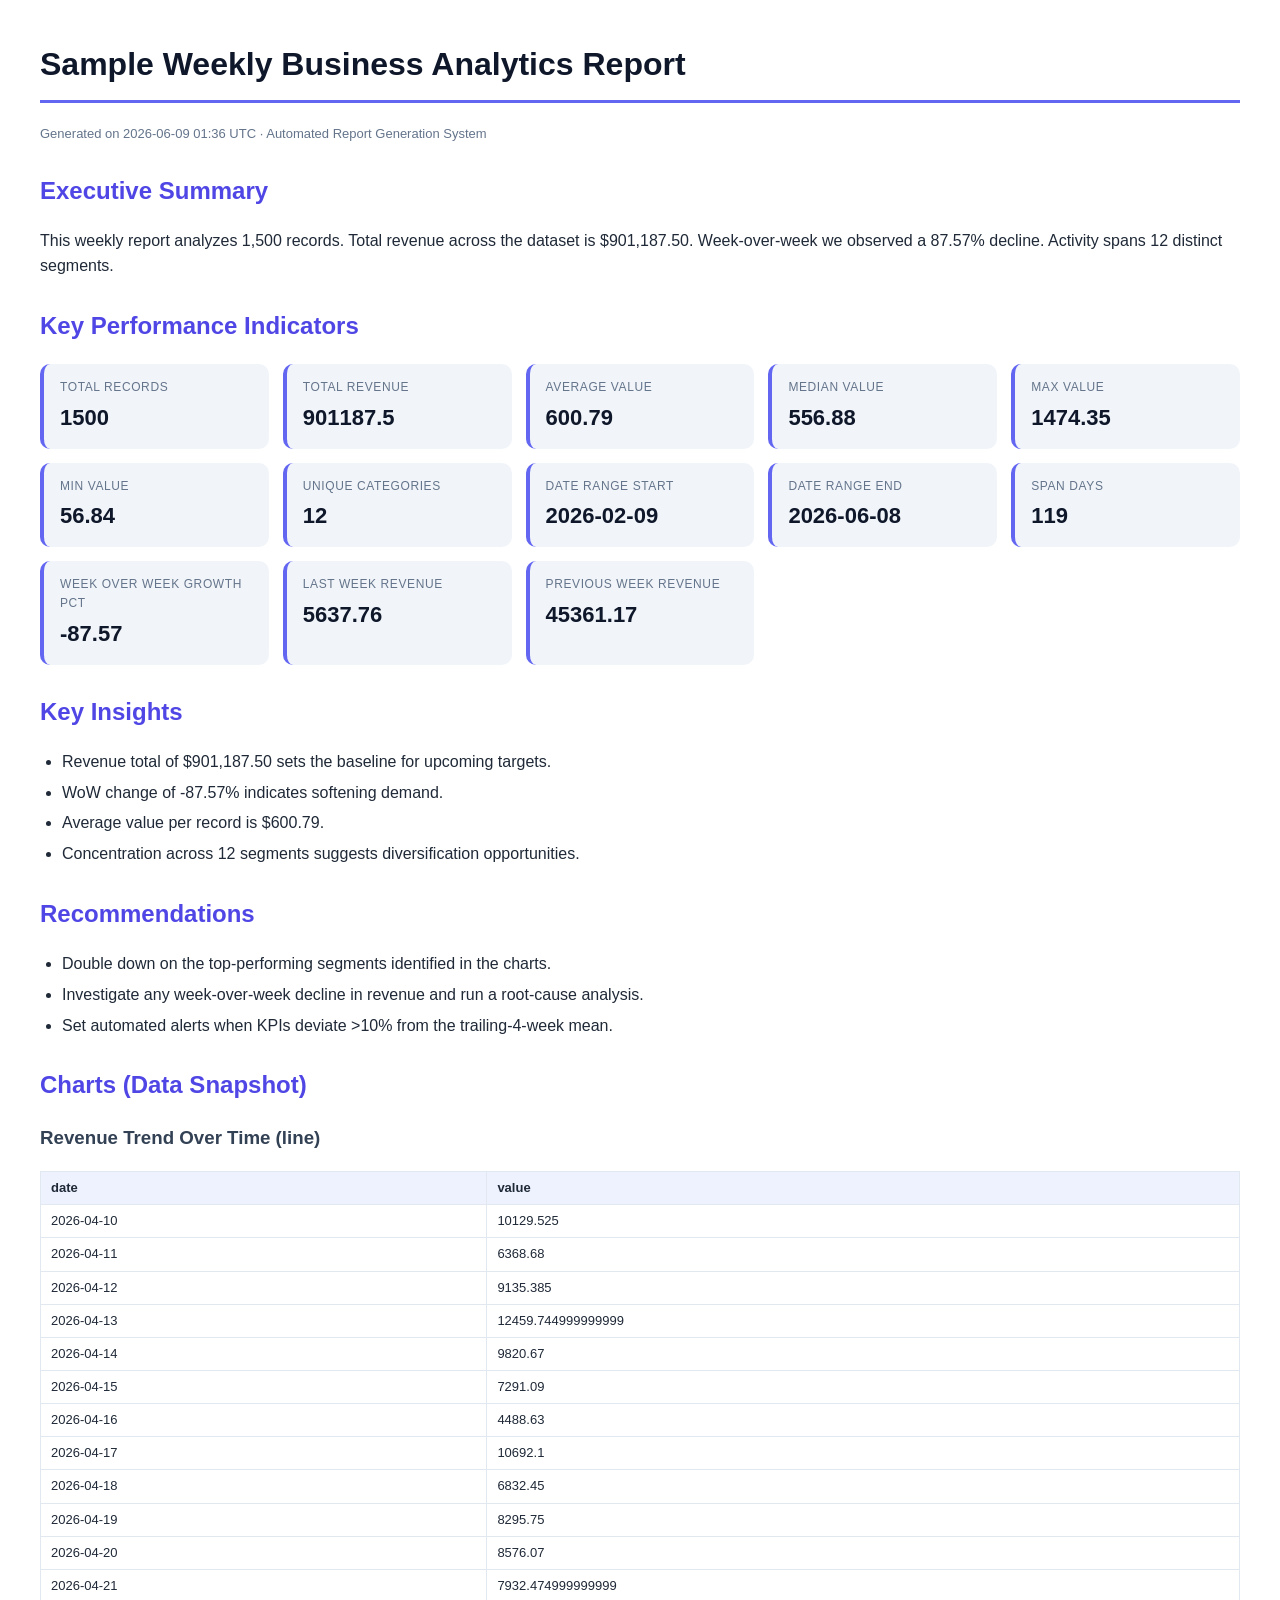
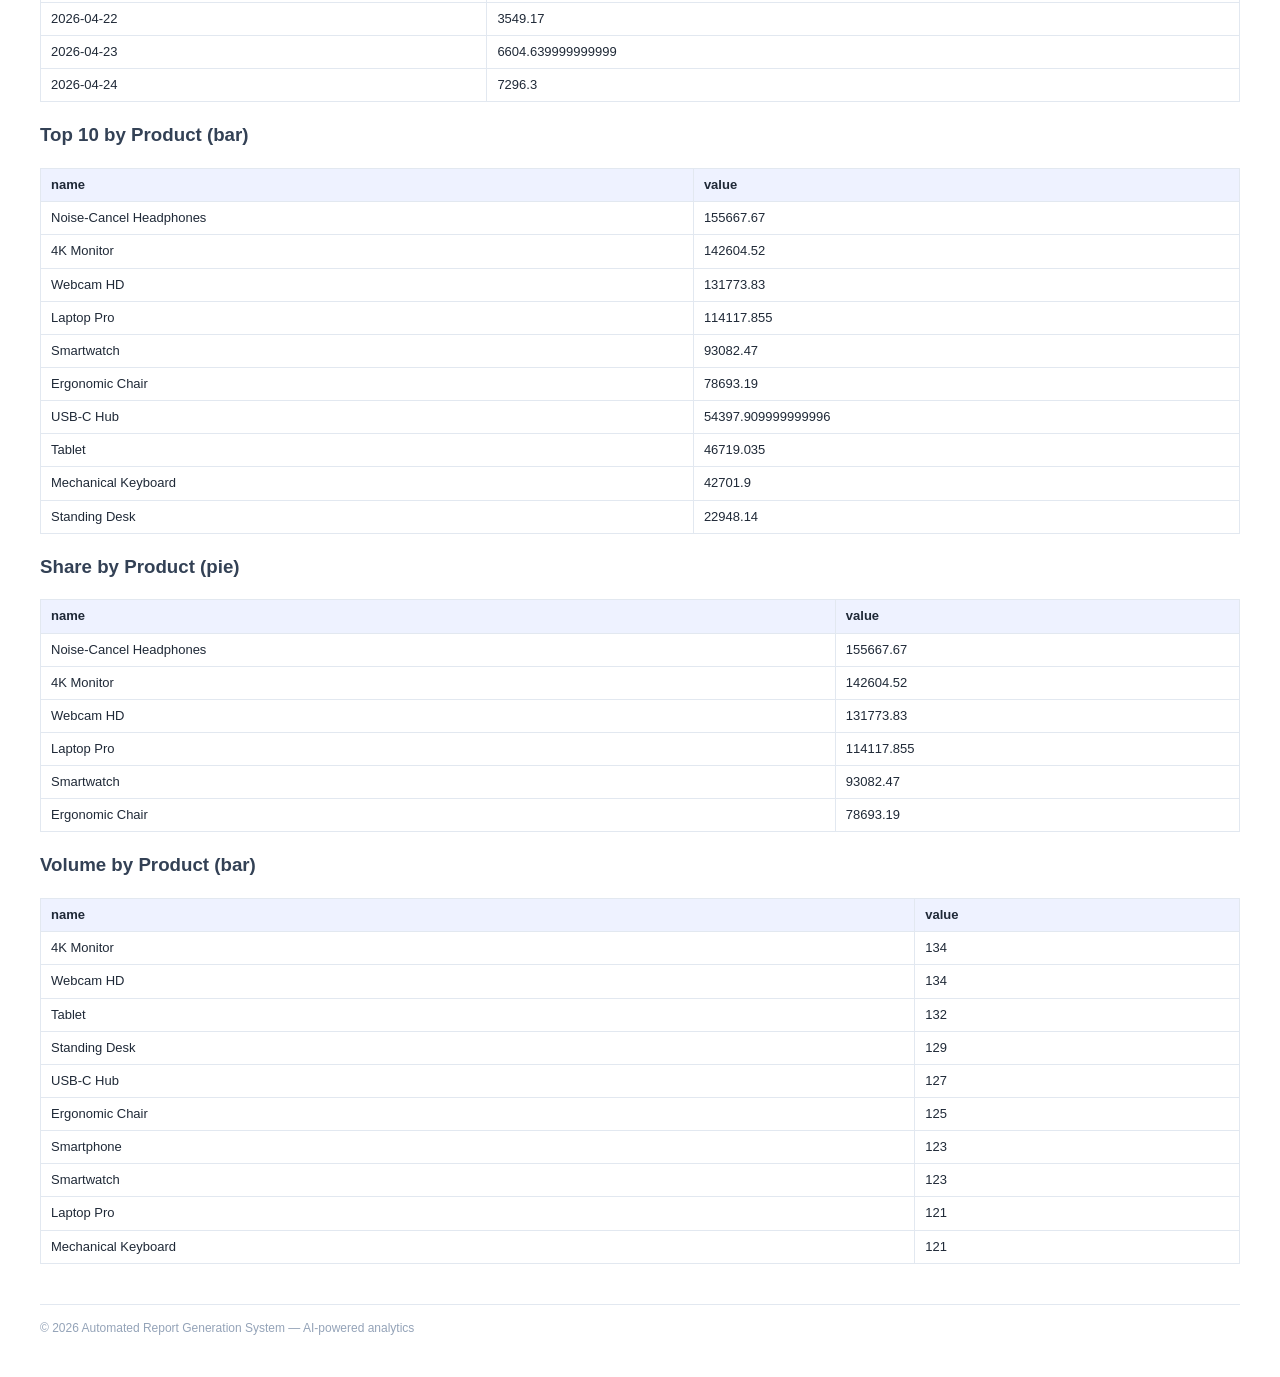
<file: sample_report.html>
<!doctype html>
<html lang="en">
<head>
<meta charset="utf-8">
<title>Sample Weekly Business Analytics Report</title>
<style>
  body { font-family: 'Segoe UI', Roboto, Arial, sans-serif; color:#1f2937; margin:40px; line-height:1.55; }
  h1 { color:#0f172a; border-bottom:3px solid #6366f1; padding-bottom:10px; }
  h2 { color:#4f46e5; margin-top:28px; }
  .meta { color:#64748b; font-size:13px; margin-bottom:24px; }
  .kpi-grid { display:grid; grid-template-columns:repeat(auto-fit, minmax(200px,1fr)); gap:14px; margin:18px 0; }
  .kpi { background:#f1f5f9; padding:14px 16px; border-radius:10px; border-left:4px solid #6366f1; }
  .kpi .label { font-size:12px; text-transform:uppercase; color:#64748b; letter-spacing:.05em; }
  .kpi .value { font-size:22px; font-weight:700; color:#0f172a; margin-top:4px; }
  ul { padding-left:22px; }
  li { margin-bottom:6px; }
  table { width:100%; border-collapse:collapse; margin-top:10px; font-size:13px; }
  th, td { border:1px solid #e2e8f0; padding:6px 10px; text-align:left; }
  th { background:#eef2ff; }
  .footer { margin-top:40px; padding-top:14px; border-top:1px solid #e2e8f0; color:#94a3b8; font-size:12px; }
</style>
</head>
<body>
  <h1>Sample Weekly Business Analytics Report</h1>
  <div class="meta">Generated on 2026-06-09 01:36 UTC · Automated Report Generation System</div>

  <h2>Executive Summary</h2>
  <p>This weekly report analyzes 1,500 records. Total revenue across the dataset is $901,187.50. Week-over-week we observed a 87.57% decline. Activity spans 12 distinct segments.</p>

  <h2>Key Performance Indicators</h2>
  <div class="kpi-grid">
    
      <div class="kpi">
        <div class="label">Total Records</div>
        <div class="value">1500</div>
      </div>
    
      <div class="kpi">
        <div class="label">Total Revenue</div>
        <div class="value">901187.5</div>
      </div>
    
      <div class="kpi">
        <div class="label">Average Value</div>
        <div class="value">600.79</div>
      </div>
    
      <div class="kpi">
        <div class="label">Median Value</div>
        <div class="value">556.88</div>
      </div>
    
      <div class="kpi">
        <div class="label">Max Value</div>
        <div class="value">1474.35</div>
      </div>
    
      <div class="kpi">
        <div class="label">Min Value</div>
        <div class="value">56.84</div>
      </div>
    
      <div class="kpi">
        <div class="label">Unique Categories</div>
        <div class="value">12</div>
      </div>
    
      <div class="kpi">
        <div class="label">Date Range Start</div>
        <div class="value">2026-02-09</div>
      </div>
    
      <div class="kpi">
        <div class="label">Date Range End</div>
        <div class="value">2026-06-08</div>
      </div>
    
      <div class="kpi">
        <div class="label">Span Days</div>
        <div class="value">119</div>
      </div>
    
      <div class="kpi">
        <div class="label">Week Over Week Growth Pct</div>
        <div class="value">-87.57</div>
      </div>
    
      <div class="kpi">
        <div class="label">Last Week Revenue</div>
        <div class="value">5637.76</div>
      </div>
    
      <div class="kpi">
        <div class="label">Previous Week Revenue</div>
        <div class="value">45361.17</div>
      </div>
    
  </div>

  <h2>Key Insights</h2>
  <ul>
    <li>Revenue total of $901,187.50 sets the baseline for upcoming targets.</li><li>WoW change of -87.57% indicates softening demand.</li><li>Average value per record is $600.79.</li><li>Concentration across 12 segments suggests diversification opportunities.</li>
  </ul>

  <h2>Recommendations</h2>
  <ul>
    <li>Double down on the top-performing segments identified in the charts.</li><li>Investigate any week-over-week decline in revenue and run a root-cause analysis.</li><li>Set automated alerts when KPIs deviate >10% from the trailing-4-week mean.</li>
  </ul>

  
    <h2>Charts (Data Snapshot)</h2>
    
      <h3 style="color:#334155; margin-top:18px;">Revenue Trend Over Time (line)</h3>
      <table>
        <thead><tr><th>date</th><th>value</th></tr></thead>
        <tbody>
        
          <tr><td>2026-04-10</td><td>10129.525</td></tr>
        
          <tr><td>2026-04-11</td><td>6368.68</td></tr>
        
          <tr><td>2026-04-12</td><td>9135.385</td></tr>
        
          <tr><td>2026-04-13</td><td>12459.744999999999</td></tr>
        
          <tr><td>2026-04-14</td><td>9820.67</td></tr>
        
          <tr><td>2026-04-15</td><td>7291.09</td></tr>
        
          <tr><td>2026-04-16</td><td>4488.63</td></tr>
        
          <tr><td>2026-04-17</td><td>10692.1</td></tr>
        
          <tr><td>2026-04-18</td><td>6832.45</td></tr>
        
          <tr><td>2026-04-19</td><td>8295.75</td></tr>
        
          <tr><td>2026-04-20</td><td>8576.07</td></tr>
        
          <tr><td>2026-04-21</td><td>7932.474999999999</td></tr>
        
          <tr><td>2026-04-22</td><td>3549.17</td></tr>
        
          <tr><td>2026-04-23</td><td>6604.639999999999</td></tr>
        
          <tr><td>2026-04-24</td><td>7296.3</td></tr>
        
        </tbody>
      </table>
    
      <h3 style="color:#334155; margin-top:18px;">Top 10 by Product (bar)</h3>
      <table>
        <thead><tr><th>name</th><th>value</th></tr></thead>
        <tbody>
        
          <tr><td>Noise-Cancel Headphones</td><td>155667.67</td></tr>
        
          <tr><td>4K Monitor</td><td>142604.52</td></tr>
        
          <tr><td>Webcam HD</td><td>131773.83</td></tr>
        
          <tr><td>Laptop Pro</td><td>114117.855</td></tr>
        
          <tr><td>Smartwatch</td><td>93082.47</td></tr>
        
          <tr><td>Ergonomic Chair</td><td>78693.19</td></tr>
        
          <tr><td>USB-C Hub</td><td>54397.909999999996</td></tr>
        
          <tr><td>Tablet</td><td>46719.035</td></tr>
        
          <tr><td>Mechanical Keyboard</td><td>42701.9</td></tr>
        
          <tr><td>Standing Desk</td><td>22948.14</td></tr>
        
        </tbody>
      </table>
    
      <h3 style="color:#334155; margin-top:18px;">Share by Product (pie)</h3>
      <table>
        <thead><tr><th>name</th><th>value</th></tr></thead>
        <tbody>
        
          <tr><td>Noise-Cancel Headphones</td><td>155667.67</td></tr>
        
          <tr><td>4K Monitor</td><td>142604.52</td></tr>
        
          <tr><td>Webcam HD</td><td>131773.83</td></tr>
        
          <tr><td>Laptop Pro</td><td>114117.855</td></tr>
        
          <tr><td>Smartwatch</td><td>93082.47</td></tr>
        
          <tr><td>Ergonomic Chair</td><td>78693.19</td></tr>
        
        </tbody>
      </table>
    
      <h3 style="color:#334155; margin-top:18px;">Volume by Product (bar)</h3>
      <table>
        <thead><tr><th>name</th><th>value</th></tr></thead>
        <tbody>
        
          <tr><td>4K Monitor</td><td>134</td></tr>
        
          <tr><td>Webcam HD</td><td>134</td></tr>
        
          <tr><td>Tablet</td><td>132</td></tr>
        
          <tr><td>Standing Desk</td><td>129</td></tr>
        
          <tr><td>USB-C Hub</td><td>127</td></tr>
        
          <tr><td>Ergonomic Chair</td><td>125</td></tr>
        
          <tr><td>Smartphone</td><td>123</td></tr>
        
          <tr><td>Smartwatch</td><td>123</td></tr>
        
          <tr><td>Laptop Pro</td><td>121</td></tr>
        
          <tr><td>Mechanical Keyboard</td><td>121</td></tr>
        
        </tbody>
      </table>
    
  

  <div class="footer">© 2026 Automated Report Generation System — AI-powered analytics</div>
</body>
</html>
</file>
